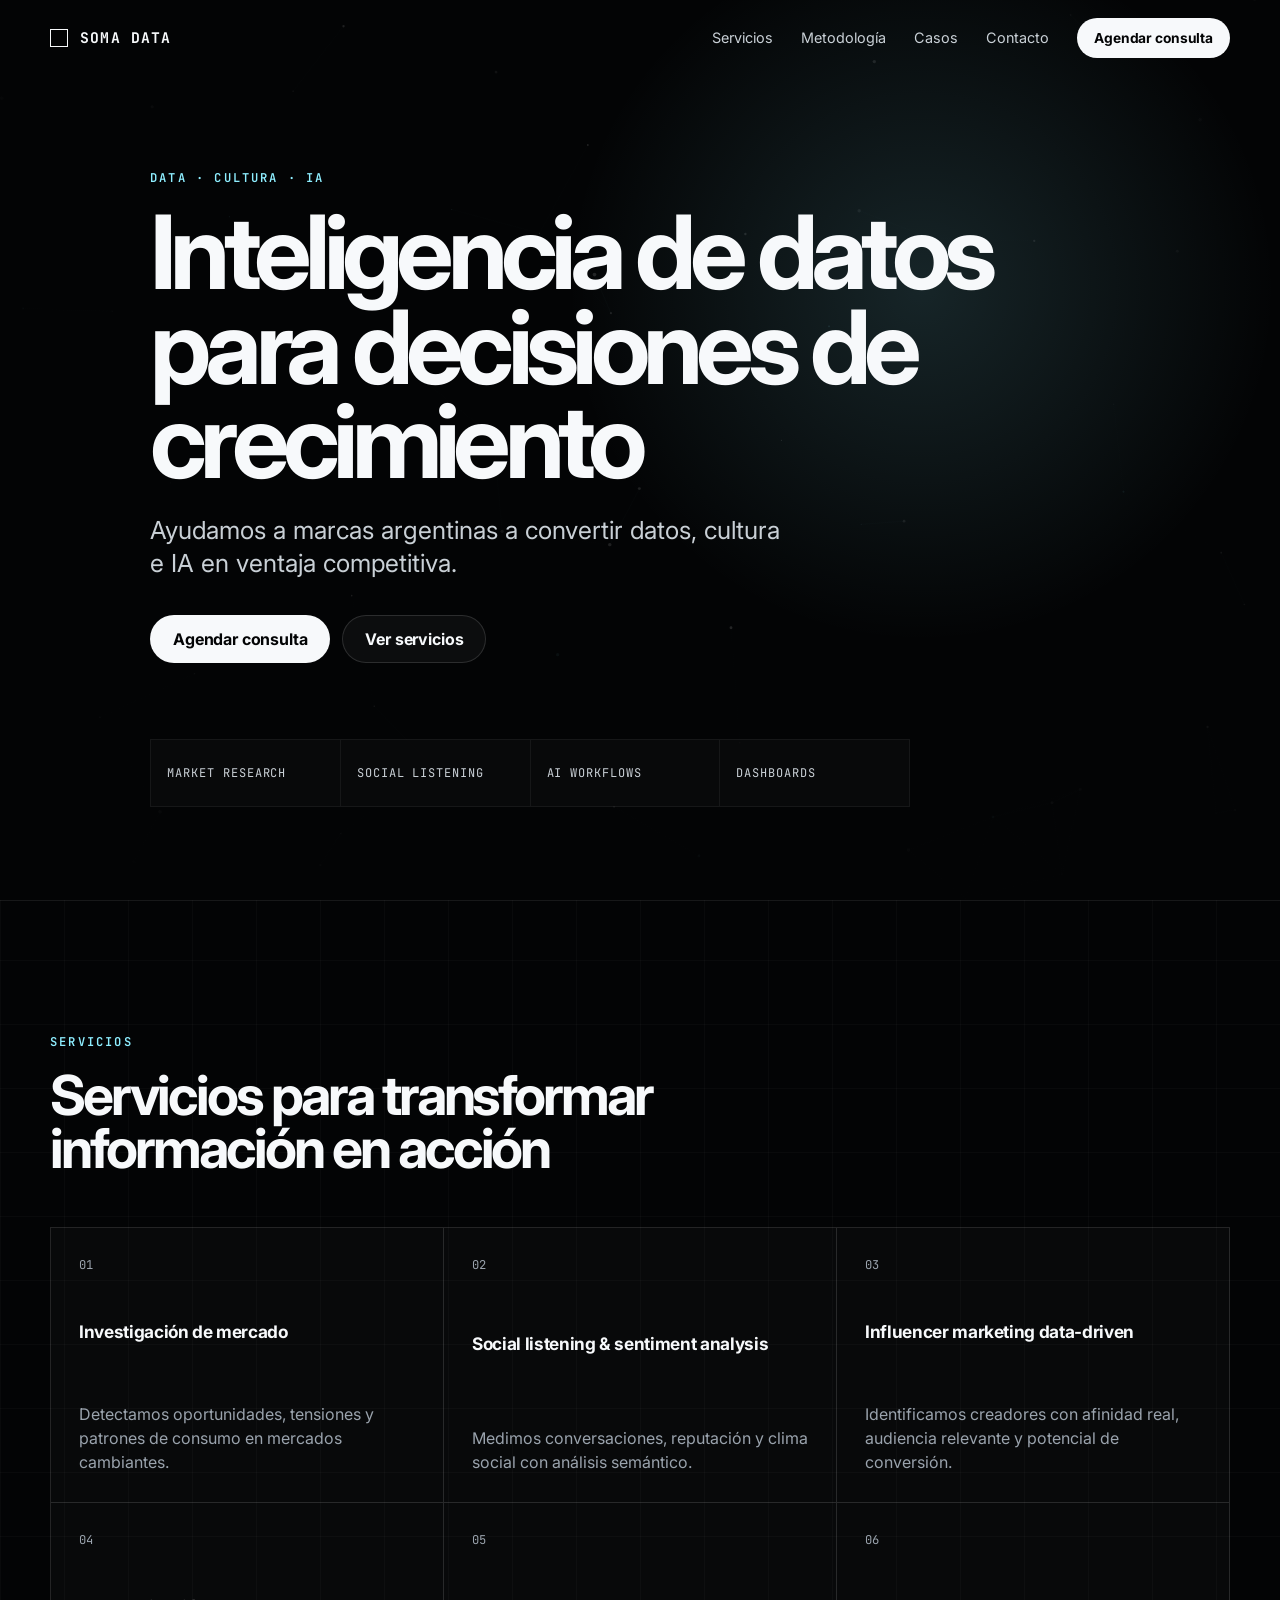
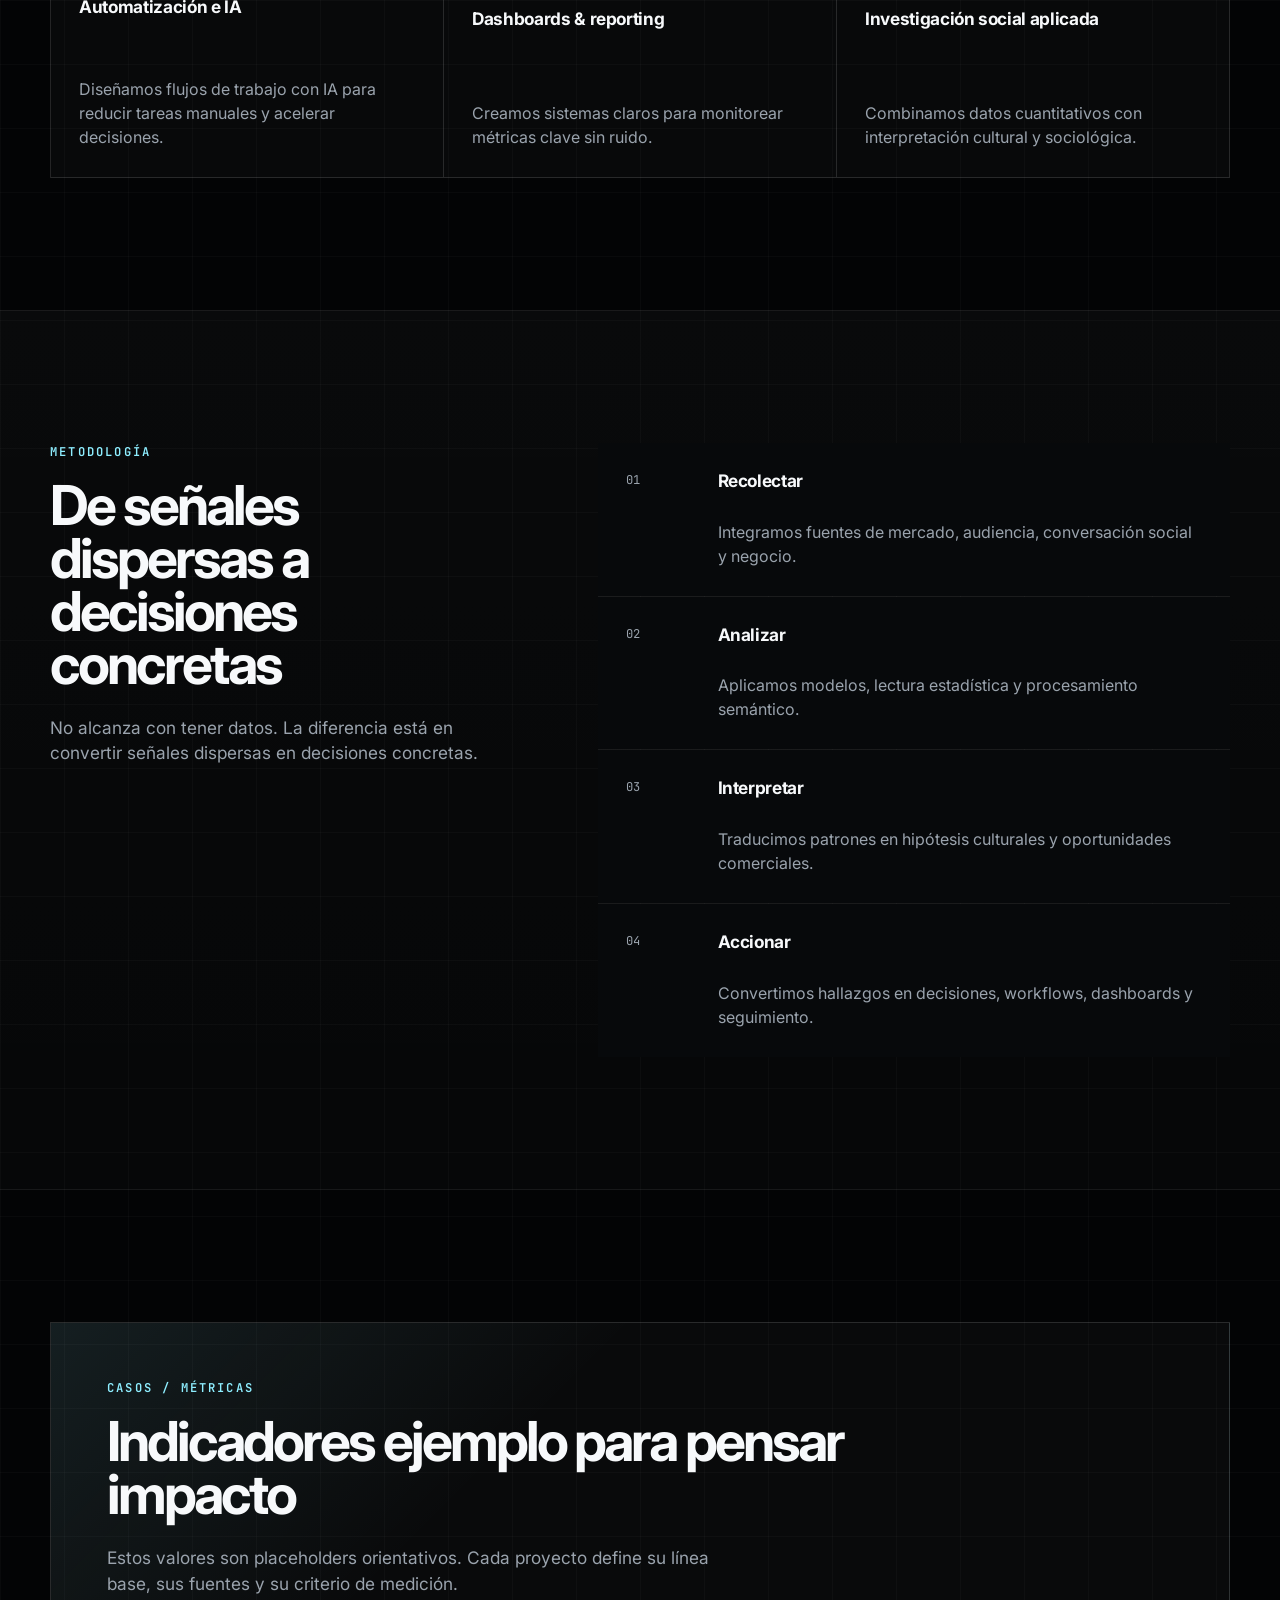
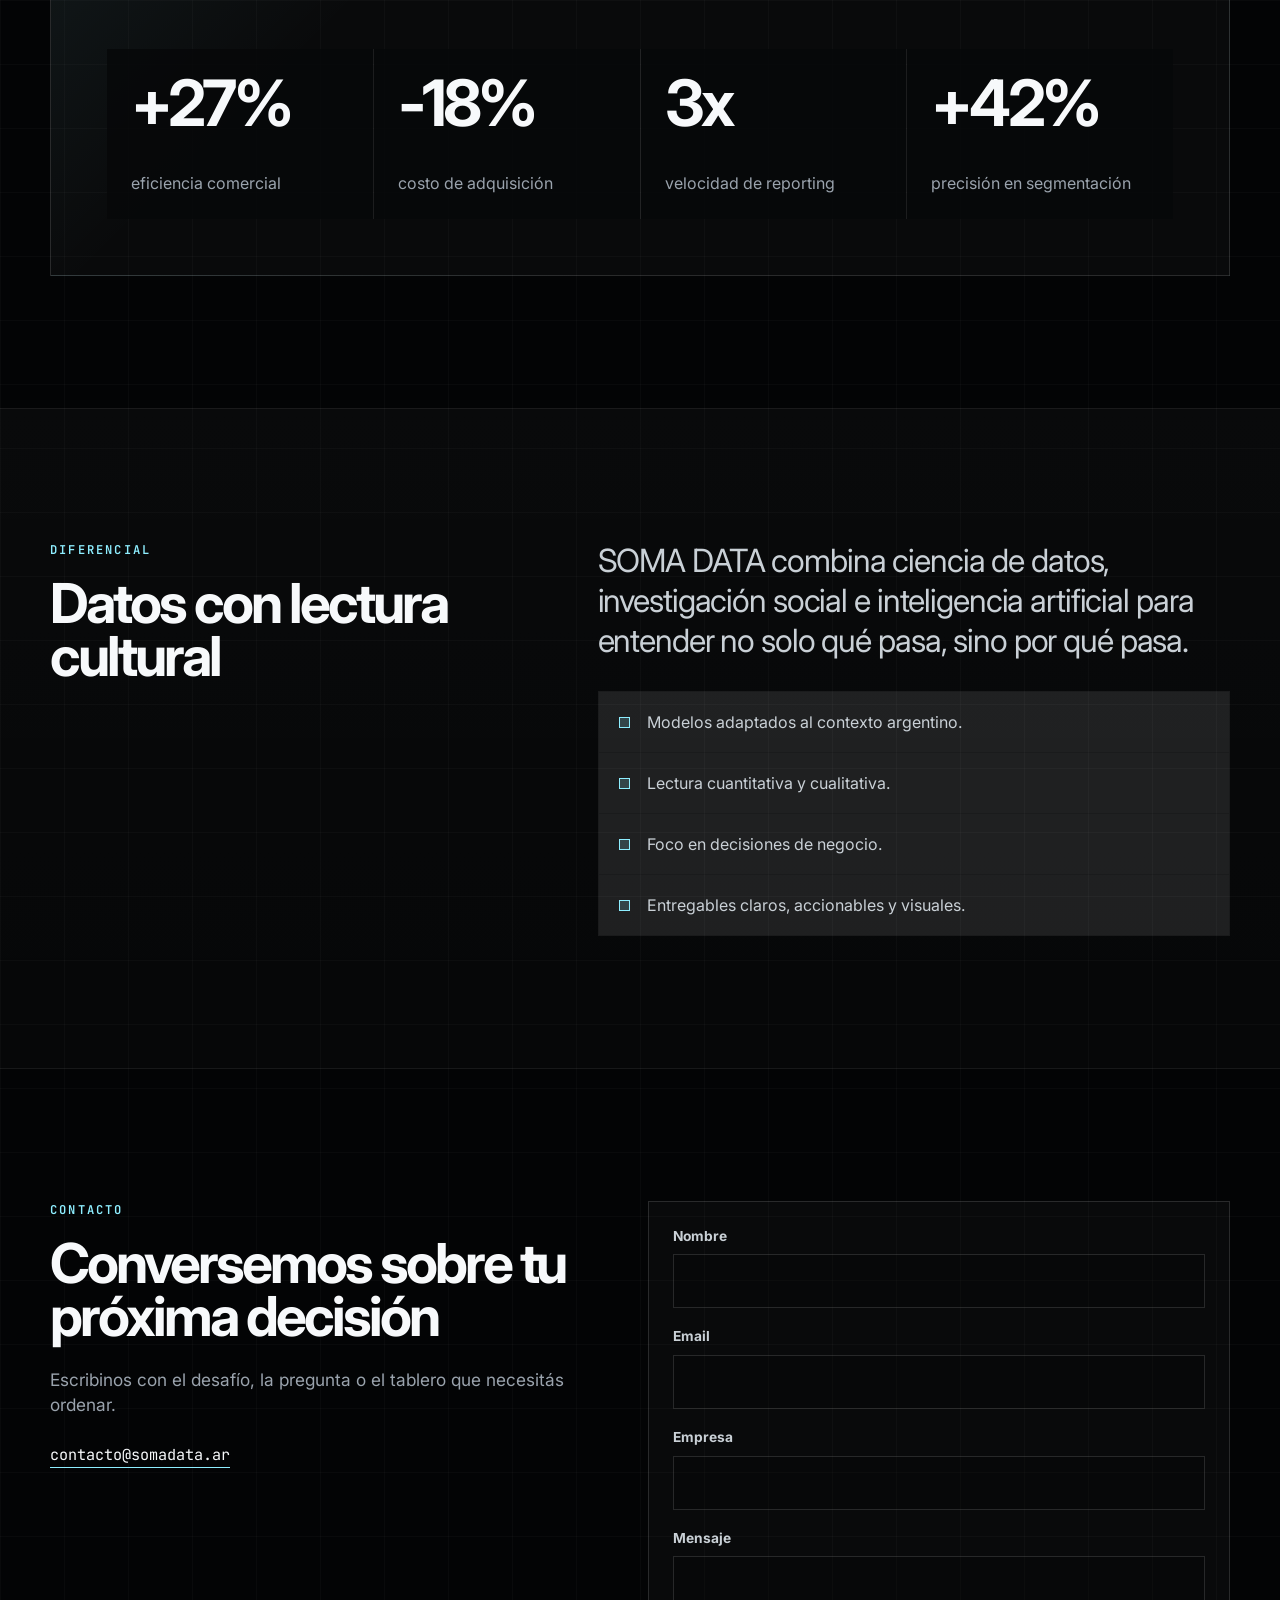
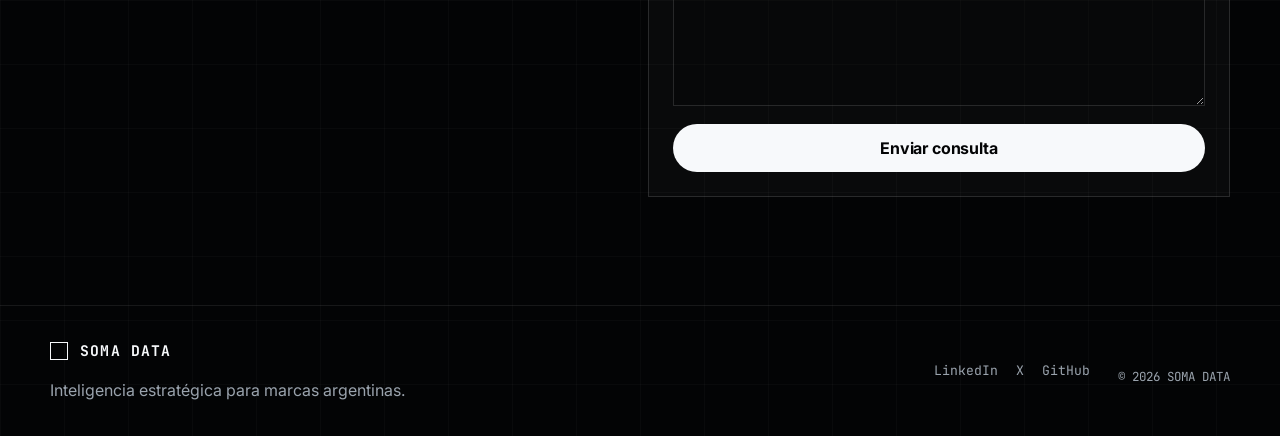
<file: index.html>
<!DOCTYPE html>
<html lang="es">
<head>
  <meta charset="UTF-8">
  <meta name="viewport" content="width=device-width, initial-scale=1.0">
  <title>SOMA DATA | Inteligencia de datos, IA y estrategia</title>
  <meta name="description" content="SOMA DATA ayuda a marcas argentinas a convertir datos, cultura e IA en decisiones de crecimiento mediante investigación, social listening, dashboards y automatización.">
  <meta property="og:title" content="SOMA DATA | Inteligencia de datos para decisiones de crecimiento">
  <meta property="og:description" content="Consultora argentina de datos, IA, investigación de mercado, social listening y estrategia para marcas.">
  <meta property="og:type" content="website">
  <meta property="og:url" content="https://somadata.ar/">
  <meta property="og:image" content="https://somadata.ar/og-image.jpg">
  <!-- Favicon placeholder: reemplazar cuando exista el asset final. -->
  <!-- <link rel="icon" href="/favicon.ico"> -->
  <link rel="preconnect" href="https://fonts.googleapis.com">
  <link rel="preconnect" href="https://fonts.gstatic.com" crossorigin>
  <link href="https://fonts.googleapis.com/css2?family=Inter:wght@400;500;600;700;800&family=JetBrains+Mono:wght@400;500;600&display=swap" rel="stylesheet">
  <link rel="stylesheet" href="styles.css">
</head>
<body>
  <a class="skip-link" href="#main">Saltar al contenido</a>

  <header class="site-header" id="siteHeader">
    <nav class="nav container" aria-label="Navegación principal">
      <a class="brand" href="#hero" aria-label="SOMA DATA inicio">
        <span class="brand-mark" aria-hidden="true"></span>
        <span>SOMA DATA</span>
      </a>

      <button class="nav-toggle" id="navToggle" type="button" aria-label="Abrir menú" aria-expanded="false" aria-controls="navMenu">
        <span></span>
        <span></span>
      </button>

      <div class="nav-menu" id="navMenu">
        <a href="#servicios">Servicios</a>
        <a href="#metodologia">Metodología</a>
        <a href="#casos">Casos</a>
        <a href="#contacto">Contacto</a>
        <a class="button button-small button-primary" href="#contacto">Agendar consulta</a>
      </div>
    </nav>
  </header>

  <main id="main">
    <section class="hero" id="hero" aria-label="Presentación de SOMA DATA">
      <canvas id="dataCanvas" class="hero-canvas" aria-hidden="true"></canvas>
      <div class="hero-overlay" aria-hidden="true"></div>

      <div class="hero-content container">
        <p class="eyebrow">DATA · CULTURA · IA</p>
        <h1>Inteligencia de datos para decisiones de crecimiento</h1>
        <p class="hero-copy">Ayudamos a marcas argentinas a convertir datos, cultura e IA en ventaja competitiva.</p>
        <div class="hero-actions" aria-label="Acciones principales">
          <a class="button button-primary" href="#contacto">Agendar consulta</a>
          <a class="button button-secondary" href="#servicios">Ver servicios</a>
        </div>

        <ul class="signal-list" aria-label="Capacidades destacadas">
          <li>Market research</li>
          <li>Social listening</li>
          <li>AI workflows</li>
          <li>Dashboards</li>
        </ul>
      </div>
    </section>

    <section class="section" id="servicios">
      <div class="container">
        <div class="section-heading">
          <p class="eyebrow">Servicios</p>
          <h2>Servicios para transformar información en acción</h2>
        </div>

        <div class="service-grid">
          <article class="module-card">
            <span class="card-index">01</span>
            <h3>Investigación de mercado</h3>
            <p>Detectamos oportunidades, tensiones y patrones de consumo en mercados cambiantes.</p>
          </article>
          <article class="module-card">
            <span class="card-index">02</span>
            <h3>Social listening & sentiment analysis</h3>
            <p>Medimos conversaciones, reputación y clima social con análisis semántico.</p>
          </article>
          <article class="module-card">
            <span class="card-index">03</span>
            <h3>Influencer marketing data-driven</h3>
            <p>Identificamos creadores con afinidad real, audiencia relevante y potencial de conversión.</p>
          </article>
          <article class="module-card">
            <span class="card-index">04</span>
            <h3>Automatización e IA</h3>
            <p>Diseñamos flujos de trabajo con IA para reducir tareas manuales y acelerar decisiones.</p>
          </article>
          <article class="module-card">
            <span class="card-index">05</span>
            <h3>Dashboards & reporting</h3>
            <p>Creamos sistemas claros para monitorear métricas clave sin ruido.</p>
          </article>
          <article class="module-card">
            <span class="card-index">06</span>
            <h3>Investigación social aplicada</h3>
            <p>Combinamos datos cuantitativos con interpretación cultural y sociológica.</p>
          </article>
        </div>
      </div>
    </section>

    <section class="section section-quiet" id="metodologia">
      <div class="container split-layout">
        <div class="section-heading sticky-heading">
          <p class="eyebrow">Metodología</p>
          <h2>De señales dispersas a decisiones concretas</h2>
          <p>No alcanza con tener datos. La diferencia está en convertir señales dispersas en decisiones concretas.</p>
        </div>

        <div class="timeline" aria-label="Proceso de trabajo">
          <article class="timeline-step">
            <span>01</span>
            <h3>Recolectar</h3>
            <p>Integramos fuentes de mercado, audiencia, conversación social y negocio.</p>
          </article>
          <article class="timeline-step">
            <span>02</span>
            <h3>Analizar</h3>
            <p>Aplicamos modelos, lectura estadística y procesamiento semántico.</p>
          </article>
          <article class="timeline-step">
            <span>03</span>
            <h3>Interpretar</h3>
            <p>Traducimos patrones en hipótesis culturales y oportunidades comerciales.</p>
          </article>
          <article class="timeline-step">
            <span>04</span>
            <h3>Accionar</h3>
            <p>Convertimos hallazgos en decisiones, workflows, dashboards y seguimiento.</p>
          </article>
        </div>
      </div>
    </section>

    <section class="section" id="casos">
      <div class="container">
        <div class="metric-panel">
          <div class="section-heading">
            <p class="eyebrow">Casos / Métricas</p>
            <h2>Indicadores ejemplo para pensar impacto</h2>
            <p>Estos valores son placeholders orientativos. Cada proyecto define su línea base, sus fuentes y su criterio de medición.</p>
          </div>

          <div class="metric-grid">
            <article class="metric-card">
              <strong>+27%</strong>
              <span>eficiencia comercial</span>
            </article>
            <article class="metric-card">
              <strong>-18%</strong>
              <span>costo de adquisición</span>
            </article>
            <article class="metric-card">
              <strong>3x</strong>
              <span>velocidad de reporting</span>
            </article>
            <article class="metric-card">
              <strong>+42%</strong>
              <span>precisión en segmentación</span>
            </article>
          </div>
        </div>
      </div>
    </section>

    <section class="section section-quiet">
      <div class="container split-layout">
        <div class="section-heading">
          <p class="eyebrow">Diferencial</p>
          <h2>Datos con lectura cultural</h2>
        </div>

        <div class="difference-copy">
          <p>SOMA DATA combina ciencia de datos, investigación social e inteligencia artificial para entender no solo qué pasa, sino por qué pasa.</p>
          <ul class="check-list">
            <li>Modelos adaptados al contexto argentino.</li>
            <li>Lectura cuantitativa y cualitativa.</li>
            <li>Foco en decisiones de negocio.</li>
            <li>Entregables claros, accionables y visuales.</li>
          </ul>
        </div>
      </div>
    </section>

    <section class="section contact-section" id="contacto">
      <div class="container contact-grid">
        <div class="section-heading">
          <p class="eyebrow">Contacto</p>
          <h2>Conversemos sobre tu próxima decisión</h2>
          <p>Escribinos con el desafío, la pregunta o el tablero que necesitás ordenar.</p>
          <a class="mail-link" href="mailto:contacto@somadata.ar">contacto@somadata.ar</a>
        </div>

        <!-- Reemplazar action="#" por la URL de Formspree cuando esté disponible. -->
        <form class="contact-form" action="#" method="POST">
          <div class="field">
            <label for="name">Nombre</label>
            <input id="name" name="name" type="text" autocomplete="name" required>
          </div>
          <div class="field">
            <label for="email">Email</label>
            <input id="email" name="email" type="email" autocomplete="email" required>
          </div>
          <div class="field">
            <label for="company">Empresa</label>
            <input id="company" name="company" type="text" autocomplete="organization">
          </div>
          <div class="field">
            <label for="message">Mensaje</label>
            <textarea id="message" name="message" rows="5" required></textarea>
          </div>
          <button class="button button-primary" type="submit">Enviar consulta</button>
        </form>
      </div>
    </section>
  </main>

  <footer class="site-footer">
    <div class="container footer-grid">
      <div>
        <a class="brand" href="#hero">
          <span class="brand-mark" aria-hidden="true"></span>
          <span>SOMA DATA</span>
        </a>
        <p>Inteligencia estratégica para marcas argentinas.</p>
      </div>

      <div class="footer-links" aria-label="Redes sociales">
        <a href="#" aria-label="LinkedIn de SOMA DATA">LinkedIn</a>
        <a href="#" aria-label="X de SOMA DATA">X</a>
        <a href="#" aria-label="GitHub de SOMA DATA">GitHub</a>
      </div>

      <p class="copyright">© <span id="year"></span> SOMA DATA</p>
    </div>
  </footer>

  <script src="script.js"></script>
</body>
</html>
</file>
<file: styles.css>
:root {
  color-scheme: dark;
  --bg: #030405;
  --bg-soft: #07090b;
  --panel: rgba(255, 255, 255, 0.045);
  --panel-strong: rgba(255, 255, 255, 0.08);
  --line: rgba(255, 255, 255, 0.13);
  --line-soft: rgba(255, 255, 255, 0.08);
  --text: #f7f9fb;
  --muted: #9aa3ad;
  --muted-strong: #c9d0d6;
  --cyan: #8eeeff;
  --cyan-soft: rgba(142, 238, 255, 0.18);
  --font-sans: "Inter", system-ui, -apple-system, BlinkMacSystemFont, "Segoe UI", sans-serif;
  --font-mono: "JetBrains Mono", "SFMono-Regular", Consolas, monospace;
  --container: min(1180px, calc(100% - 40px));
  --header-height: 76px;
}

* {
  box-sizing: border-box;
}

html {
  scroll-behavior: smooth;
}

body {
  margin: 0;
  background:
    linear-gradient(rgba(255, 255, 255, 0.025) 1px, transparent 1px),
    linear-gradient(90deg, rgba(255, 255, 255, 0.025) 1px, transparent 1px),
    var(--bg);
  background-size: 64px 64px;
  color: var(--text);
  font-family: var(--font-sans);
  line-height: 1.5;
  overflow-x: hidden;
}

body.nav-open {
  overflow: hidden;
}

img,
svg,
canvas {
  display: block;
  max-width: 100%;
}

a {
  color: inherit;
  text-decoration: none;
}

button,
input,
textarea {
  font: inherit;
}

:focus-visible {
  outline: 2px solid var(--cyan);
  outline-offset: 4px;
}

.skip-link {
  position: fixed;
  top: 16px;
  left: 16px;
  z-index: 100;
  transform: translateY(-160%);
  border: 1px solid var(--line);
  border-radius: 999px;
  background: var(--text);
  color: var(--bg);
  padding: 10px 14px;
  font-weight: 700;
}

.skip-link:focus {
  transform: translateY(0);
}

.container {
  width: var(--container);
  margin-inline: auto;
}

.site-header {
  position: fixed;
  inset: 0 0 auto;
  z-index: 50;
  min-height: var(--header-height);
  border-bottom: 1px solid transparent;
  transition: background 180ms ease, border-color 180ms ease, backdrop-filter 180ms ease;
}

.site-header.is-scrolled,
.site-header.is-open {
  border-color: var(--line-soft);
  background: rgba(3, 4, 5, 0.74);
  backdrop-filter: blur(18px);
}

.nav {
  min-height: var(--header-height);
  display: flex;
  align-items: center;
  justify-content: space-between;
  gap: 28px;
}

.brand {
  display: inline-flex;
  align-items: center;
  gap: 12px;
  font-family: var(--font-mono);
  font-size: 0.92rem;
  font-weight: 700;
  letter-spacing: 0.08em;
}

.brand-mark {
  width: 18px;
  height: 18px;
  border: 1px solid var(--text);
  background:
    linear-gradient(90deg, transparent 47%, var(--text) 47% 53%, transparent 53%),
    linear-gradient(transparent 47%, var(--text) 47% 53%, transparent 53%);
}

.nav-menu {
  display: flex;
  align-items: center;
  gap: 28px;
  color: var(--muted-strong);
  font-size: 0.9rem;
}

.nav-menu a:not(.button) {
  transition: color 160ms ease;
}

.nav-menu a:not(.button):hover {
  color: var(--text);
}

.nav-toggle {
  display: none;
  width: 44px;
  height: 44px;
  border: 1px solid var(--line);
  border-radius: 999px;
  background: transparent;
  color: var(--text);
  cursor: pointer;
}

.nav-toggle span {
  display: block;
  width: 17px;
  height: 1px;
  margin: 0 auto;
  background: currentColor;
  transition: transform 180ms ease;
}

.nav-toggle span + span {
  margin-top: 6px;
}

.nav-toggle[aria-expanded="true"] span:first-child {
  transform: translateY(3.5px) rotate(45deg);
}

.nav-toggle[aria-expanded="true"] span:last-child {
  transform: translateY(-3.5px) rotate(-45deg);
}

.button {
  display: inline-flex;
  align-items: center;
  justify-content: center;
  min-height: 48px;
  border: 1px solid transparent;
  border-radius: 999px;
  padding: 0 22px;
  font-weight: 700;
  letter-spacing: -0.01em;
  cursor: pointer;
  transition: transform 180ms ease, background 180ms ease, border-color 180ms ease, color 180ms ease;
}

.button:hover {
  transform: translateY(-1px);
}

.button-primary {
  background: var(--text);
  color: var(--bg);
}

.button-primary:hover {
  background: var(--cyan);
}

.button-secondary {
  border-color: var(--line);
  background: rgba(255, 255, 255, 0.04);
  color: var(--text);
}

.button-secondary:hover {
  border-color: rgba(255, 255, 255, 0.35);
  background: rgba(255, 255, 255, 0.08);
}

.button-small {
  min-height: 40px;
  padding-inline: 16px;
  font-size: 0.86rem;
}

.hero {
  position: relative;
  min-height: 100vh;
  min-height: 100svh;
  display: grid;
  align-items: center;
  overflow: hidden;
  padding: calc(var(--header-height) + 56px) 0 56px;
}

.hero-canvas,
.hero-overlay {
  position: absolute;
  inset: 0;
}

.hero-canvas {
  width: 100%;
  height: 100%;
}

.hero-overlay {
  background:
    radial-gradient(circle at 72% 32%, rgba(142, 238, 255, 0.14), transparent 32%),
    linear-gradient(90deg, rgba(3, 4, 5, 0.96), rgba(3, 4, 5, 0.74) 43%, rgba(3, 4, 5, 0.9)),
    linear-gradient(0deg, var(--bg), transparent 24%);
}

.hero-content {
  position: relative;
  z-index: 1;
  max-width: 980px;
}

.eyebrow {
  margin: 0 0 18px;
  color: var(--cyan);
  font-family: var(--font-mono);
  font-size: 0.76rem;
  font-weight: 600;
  letter-spacing: 0.18em;
  text-transform: uppercase;
}

h1,
h2,
h3,
p {
  margin-top: 0;
}

h1 {
  max-width: 980px;
  margin-bottom: 26px;
  font-size: clamp(3.25rem, 8vw, 8rem);
  line-height: 0.92;
  letter-spacing: -0.065em;
}

h2 {
  margin-bottom: 0;
  font-size: clamp(2.2rem, 4.3vw, 5rem);
  line-height: 0.96;
  letter-spacing: -0.055em;
}

h3 {
  margin-bottom: 12px;
  font-size: 1.08rem;
  line-height: 1.2;
  letter-spacing: -0.02em;
}

.hero-copy {
  max-width: 650px;
  margin-bottom: 34px;
  color: var(--muted-strong);
  font-size: clamp(1.12rem, 2vw, 1.55rem);
  line-height: 1.35;
}

.hero-actions {
  display: flex;
  flex-wrap: wrap;
  gap: 12px;
}

.signal-list {
  display: grid;
  grid-template-columns: repeat(4, minmax(0, 1fr));
  gap: 1px;
  max-width: 760px;
  margin: 76px 0 0;
  padding: 1px;
  list-style: none;
  background: var(--line-soft);
}

.signal-list li {
  min-height: 66px;
  display: flex;
  align-items: center;
  padding: 16px;
  background: rgba(3, 4, 5, 0.72);
  color: var(--muted-strong);
  font-family: var(--font-mono);
  font-size: 0.75rem;
  text-transform: uppercase;
  letter-spacing: 0.08em;
}

.section {
  padding: 132px 0;
  border-top: 1px solid var(--line-soft);
}

.section-quiet {
  background: linear-gradient(180deg, rgba(255, 255, 255, 0.025), rgba(255, 255, 255, 0.01));
}

.section-heading {
  max-width: 780px;
  margin-bottom: 52px;
}

.section-heading p:not(.eyebrow) {
  max-width: 640px;
  margin: 24px 0 0;
  color: var(--muted);
  font-size: 1.08rem;
}

.service-grid {
  display: grid;
  grid-template-columns: repeat(3, minmax(0, 1fr));
  border-top: 1px solid var(--line);
  border-left: 1px solid var(--line);
}

.module-card {
  min-height: 275px;
  display: flex;
  flex-direction: column;
  justify-content: space-between;
  border-right: 1px solid var(--line);
  border-bottom: 1px solid var(--line);
  background: rgba(255, 255, 255, 0.018);
  padding: 28px;
  transition: background 180ms ease, border-color 180ms ease;
}

.module-card:hover {
  border-color: rgba(142, 238, 255, 0.38);
  background: rgba(142, 238, 255, 0.055);
}

.card-index,
.timeline-step span {
  color: var(--muted);
  font-family: var(--font-mono);
  font-size: 0.76rem;
}

.module-card p,
.timeline-step p {
  margin-bottom: 0;
  color: var(--muted);
}

.split-layout {
  display: grid;
  grid-template-columns: minmax(0, 0.85fr) minmax(0, 1.15fr);
  gap: 80px;
}

.sticky-heading {
  position: sticky;
  top: 112px;
  align-self: start;
}

.timeline {
  display: grid;
  gap: 1px;
  background: var(--line-soft);
}

.timeline-step {
  position: relative;
  display: grid;
  grid-template-columns: 72px 1fr;
  gap: 20px;
  min-height: 150px;
  padding: 28px;
  background: var(--bg-soft);
}

.timeline-step h3 {
  margin-bottom: 8px;
}

.timeline-step p {
  grid-column: 2;
}

.metric-panel {
  border: 1px solid var(--line);
  background:
    linear-gradient(135deg, rgba(142, 238, 255, 0.09), transparent 34%),
    rgba(255, 255, 255, 0.025);
  padding: clamp(28px, 5vw, 56px);
}

.metric-grid {
  display: grid;
  grid-template-columns: repeat(4, minmax(0, 1fr));
  gap: 1px;
  background: var(--line-soft);
}

.metric-card {
  min-height: 170px;
  display: flex;
  flex-direction: column;
  justify-content: space-between;
  background: rgba(3, 4, 5, 0.84);
  padding: 24px;
}

.metric-card strong {
  font-size: clamp(2.6rem, 5vw, 5rem);
  line-height: 0.95;
  letter-spacing: -0.06em;
}

.metric-card span {
  color: var(--muted);
}

.difference-copy {
  max-width: 720px;
}

.difference-copy > p {
  margin-bottom: 30px;
  color: var(--muted-strong);
  font-size: clamp(1.4rem, 2.5vw, 2rem);
  line-height: 1.25;
  letter-spacing: -0.035em;
}

.check-list {
  display: grid;
  gap: 1px;
  margin: 0;
  padding: 1px;
  list-style: none;
  background: var(--line-soft);
}

.check-list li {
  position: relative;
  padding: 18px 18px 18px 48px;
  background: rgba(255, 255, 255, 0.025);
  color: var(--muted-strong);
}

.check-list li::before {
  content: "";
  position: absolute;
  left: 20px;
  top: 25px;
  width: 9px;
  height: 9px;
  border: 1px solid var(--cyan);
  background: var(--cyan-soft);
}

.contact-section {
  padding-bottom: 108px;
}

.contact-grid {
  display: grid;
  grid-template-columns: minmax(0, 0.8fr) minmax(300px, 0.9fr);
  gap: 80px;
}

.mail-link {
  display: inline-flex;
  margin-top: 26px;
  color: var(--text);
  font-family: var(--font-mono);
  font-size: 0.95rem;
  border-bottom: 1px solid var(--cyan);
}

.contact-form {
  display: grid;
  gap: 18px;
  border: 1px solid var(--line);
  background: rgba(255, 255, 255, 0.025);
  padding: 24px;
}

.field {
  display: grid;
  gap: 8px;
}

label {
  color: var(--muted-strong);
  font-size: 0.86rem;
  font-weight: 700;
}

input,
textarea {
  width: 100%;
  border: 1px solid var(--line);
  border-radius: 0;
  background: rgba(0, 0, 0, 0.22);
  color: var(--text);
  padding: 14px 16px;
  transition: border-color 160ms ease, background 160ms ease;
}

textarea {
  resize: vertical;
}

input:focus,
textarea:focus {
  border-color: var(--cyan);
  background: rgba(142, 238, 255, 0.045);
  outline: none;
}

.site-footer {
  border-top: 1px solid var(--line-soft);
  padding: 34px 0;
  color: var(--muted);
}

.footer-grid {
  display: grid;
  grid-template-columns: minmax(0, 1fr) auto auto;
  align-items: center;
  gap: 28px;
}

.site-footer .brand {
  color: var(--text);
}

.site-footer p {
  margin: 12px 0 0;
}

.footer-links {
  display: flex;
  gap: 18px;
  font-family: var(--font-mono);
  font-size: 0.82rem;
}

.footer-links a {
  transition: color 160ms ease;
}

.footer-links a:hover {
  color: var(--text);
}

.copyright {
  margin: 0;
  font-family: var(--font-mono);
  font-size: 0.78rem;
}

@media (max-width: 980px) {
  :root {
    --container: min(100% - 32px, 760px);
  }

  .nav-toggle {
    display: inline-grid;
    place-content: center;
  }

  .nav-menu {
    position: fixed;
    inset: var(--header-height) 16px auto;
    display: grid;
    gap: 6px;
    transform: translateY(-12px);
    visibility: hidden;
    opacity: 0;
    border: 1px solid var(--line);
    background: rgba(3, 4, 5, 0.96);
    padding: 12px;
    transition: opacity 180ms ease, transform 180ms ease, visibility 180ms ease;
  }

  .nav-menu.is-open {
    transform: translateY(0);
    visibility: visible;
    opacity: 1;
  }

  .nav-menu a {
    padding: 14px 12px;
  }

  .nav-menu .button {
    margin-top: 4px;
  }

  .hero {
    padding-bottom: 40px;
  }

  .signal-list,
  .service-grid,
  .metric-grid {
    grid-template-columns: repeat(2, minmax(0, 1fr));
  }

  .split-layout,
  .contact-grid {
    grid-template-columns: 1fr;
    gap: 42px;
  }

  .sticky-heading {
    position: static;
  }

  .footer-grid {
    grid-template-columns: 1fr;
    align-items: start;
  }
}

@media (max-width: 640px) {
  :root {
    --container: calc(100% - 28px);
  }

  .hero {
    min-height: auto;
    padding-top: 132px;
  }

  h1 {
    font-size: clamp(3rem, 15vw, 4.8rem);
  }

  .hero-actions {
    flex-direction: column;
  }

  .button {
    width: 100%;
  }

  .signal-list,
  .service-grid,
  .metric-grid {
    grid-template-columns: 1fr;
  }

  .section {
    padding: 88px 0;
  }

  .module-card {
    min-height: 220px;
  }

  .timeline-step {
    grid-template-columns: 1fr;
    gap: 12px;
  }

  .timeline-step p {
    grid-column: auto;
  }

  .contact-form {
    padding: 16px;
  }
}

@media (prefers-reduced-motion: reduce) {
  *,
  *::before,
  *::after {
    scroll-behavior: auto !important;
    transition-duration: 0.01ms !important;
    animation-duration: 0.01ms !important;
    animation-iteration-count: 1 !important;
  }
}
</file>
